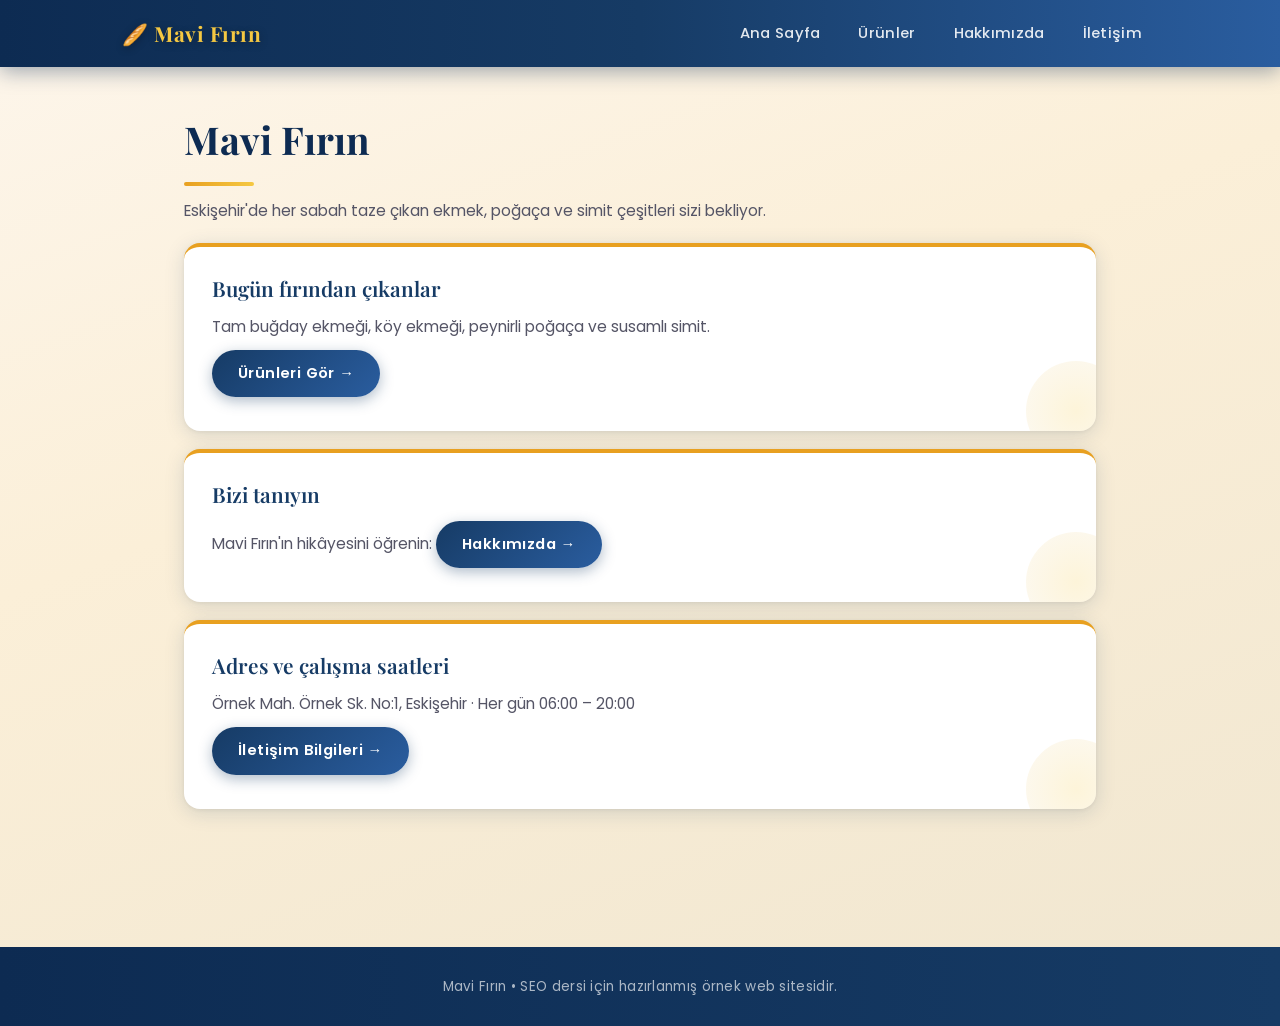
<file: index.html>
﻿<!DOCTYPE html>
<html lang="tr">
<head>
  <meta charset="UTF-8">
  <meta name="viewport" content="width=device-width, initial-scale=1">
  <title>Mavi Fırın | Eskişehir Taze Ekmek</title>
  <meta name="description" content="Günlük ekmek çeşitlerini ve adresimizi keşfedin.">
  <link rel="stylesheet" href="style.css">
</head>
<body>
  <header>
    <nav>
      <a href="index.html">Ana Sayfa</a>
      <a href="urunler.html">Ürünler</a>
      <a href="hakkimizda.html">Hakkımızda</a>
      <a href="iletisim.html">İletişim</a>
    </nav>
  </header>
  <main>
    <h1>Mavi Fırın</h1>
    <p>Eskişehir'de her sabah taze çıkan ekmek, poğaça ve simit çeşitleri sizi bekliyor.</p>
    <div class="kart">
      <h2>Bugün fırından çıkanlar</h2>
      <p>Tam buğday ekmeği, köy ekmeği, peynirli poğaça ve susamlı simit.</p>
      <p><a href="urunler.html" class="buton">Ürünleri Gör →</a></p>
    </div>
    <div class="kart">
      <h2>Bizi tanıyın</h2>
      <p>Mavi Fırın'ın hikâyesini öğrenin: <a href="hakkimizda.html" class="buton">Hakkımızda →</a></p>
    </div>
    <div class="kart">
      <h2>Adres ve çalışma saatleri</h2>
      <p>Örnek Mah. Örnek Sk. No:1, Eskişehir · Her gün 06:00 – 20:00</p>
      <p><a href="iletisim.html" class="buton">İletişim Bilgileri →</a></p>
    </div>
  </main>
  <footer>Mavi Fırın • SEO dersi için hazırlanmış örnek web sitesidir.</footer>
</body>
</html>
</file>
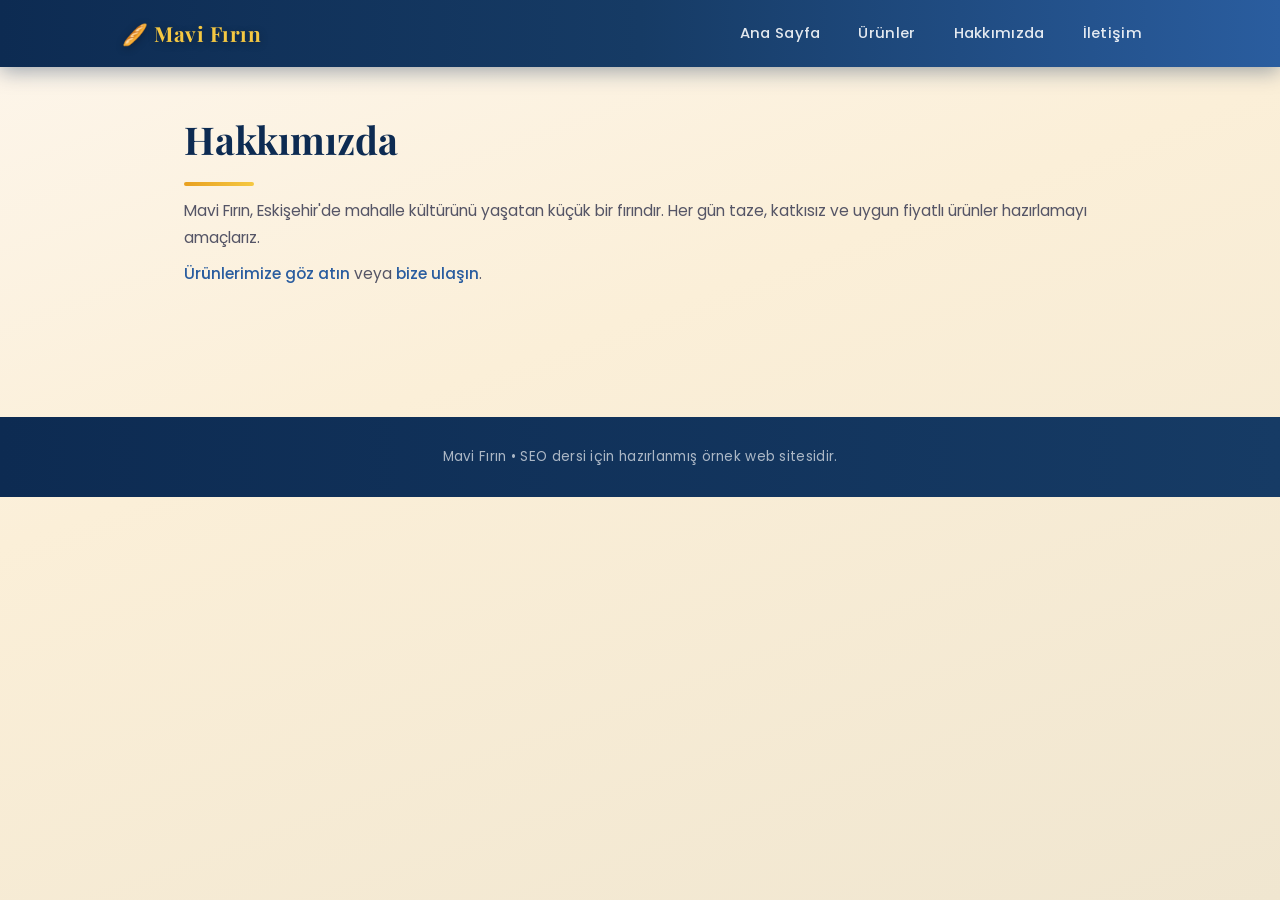
<file: hakkimizda.html>
<!DOCTYPE html>
<html lang="tr">
<head>
  <meta charset="UTF-8">
  <meta name="viewport" content="width=device-width, initial-scale=1">
  <title>Hakkımızda | Mavi Fırın</title>
  <meta name="description" content="Mavi Fırın'ın hikâyesi ve üretim anlayışı.">
  <link rel="stylesheet" href="style.css">
</head>
<body>
  <header>
    <nav>
      <a href="index.html">Ana Sayfa</a>
      <a href="urunler.html">Ürünler</a>
      <a href="hakkimizda.html">Hakkımızda</a>
      <a href="iletisim.html">İletişim</a>
    </nav>
  </header>
  <main>
    <h1>Hakkımızda</h1>
    <p>Mavi Fırın, Eskişehir'de mahalle kültürünü yaşatan küçük bir fırındır. Her gün taze, katkısız ve uygun fiyatlı ürünler hazırlamayı amaçlarız.</p>
    <p><a href="urunler.html">Ürünlerimize göz atın</a> veya <a href="iletisim.html">bize ulaşın</a>.</p>
  </main>
  <footer>Mavi Fırın • SEO dersi için hazırlanmış örnek web sitesidir.</footer>
</body>
</html>
</file>
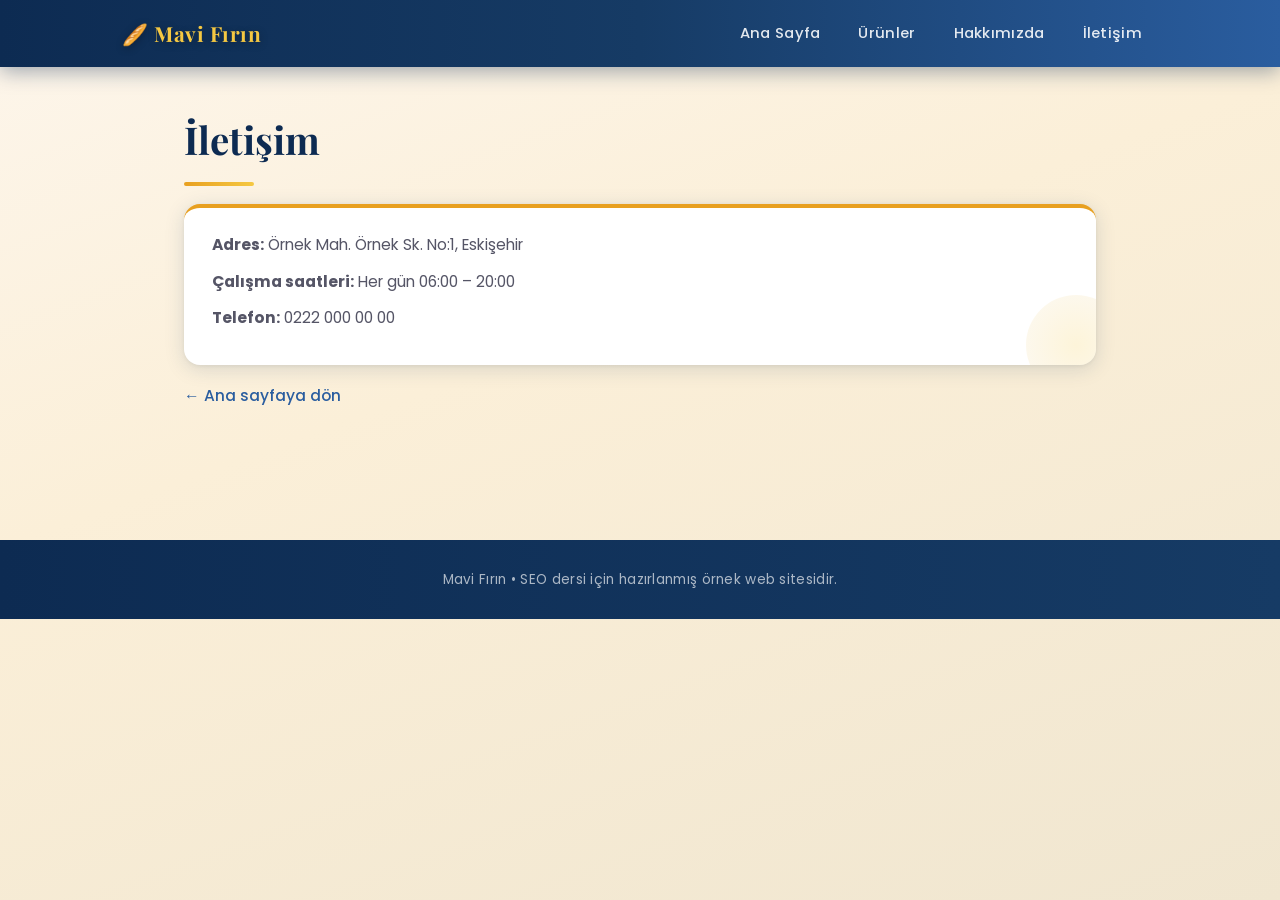
<file: iletisim.html>
<!DOCTYPE html>
<html lang="tr">
<head>
  <meta charset="UTF-8">
  <meta name="viewport" content="width=device-width, initial-scale=1">
  <title>İletişim | Mavi Fırın</title>
  <meta name="description" content="Mavi Fırın adres, çalışma saatleri ve telefon bilgileri.">
  <link rel="stylesheet" href="style.css">
</head>
<body>
  <header>
    <nav>
      <a href="index.html">Ana Sayfa</a>
      <a href="urunler.html">Ürünler</a>
      <a href="hakkimizda.html">Hakkımızda</a>
      <a href="iletisim.html">İletişim</a>
    </nav>
  </header>
  <main>
    <h1>İletişim</h1>
    <div class="kart">
      <p><strong>Adres:</strong> Örnek Mah. Örnek Sk. No:1, Eskişehir</p>
      <p><strong>Çalışma saatleri:</strong> Her gün 06:00 – 20:00</p>
      <p><strong>Telefon:</strong> 0222 000 00 00</p>
    </div>
    <p><a href="index.html">← Ana sayfaya dön</a></p>
  </main>
  <footer>Mavi Fırın • SEO dersi için hazırlanmış örnek web sitesidir.</footer>
</body>
</html>
</file>
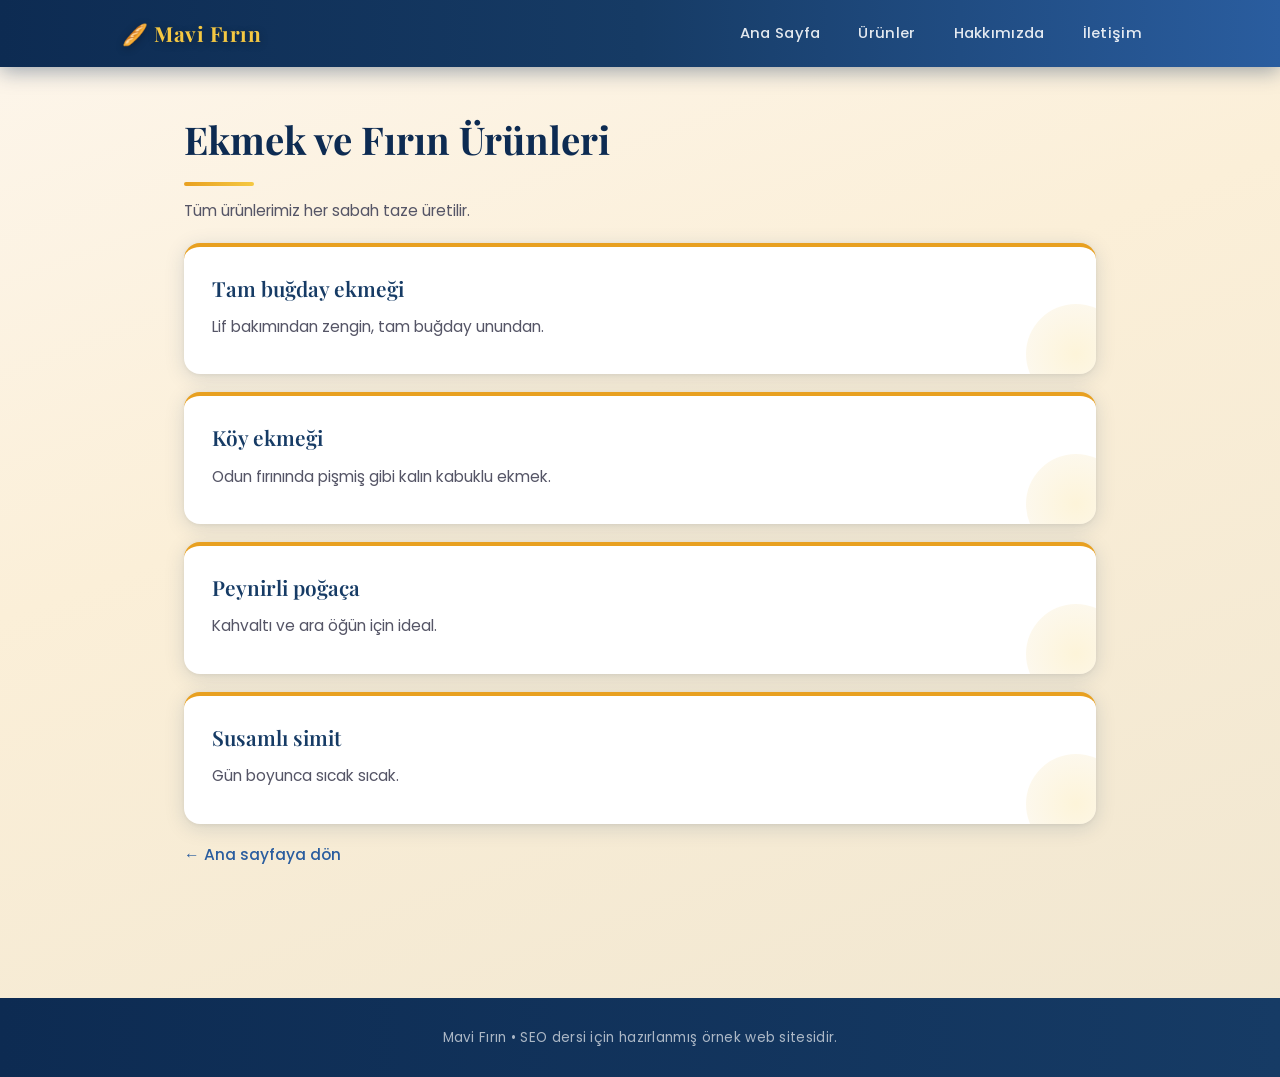
<file: urunler.html>
<!DOCTYPE html>
<html lang="tr">
<head>
  <meta charset="UTF-8">
  <meta name="viewport" content="width=device-width, initial-scale=1">
  <title>Ekmek Çeşitleri | Mavi Fırın</title>
  <meta name="description" content="Tam buğday, köy ekmeği, poğaça ve simit: Mavi Fırın'ın günlük taze ürün çeşitlerini inceleyin.">
  <link rel="stylesheet" href="style.css">
</head>
<body>
  <header>
    <nav>
      <a href="index.html">Ana Sayfa</a>
      <a href="urunler.html">Ürünler</a>
      <a href="hakkimizda.html">Hakkımızda</a>
      <a href="iletisim.html">İletişim</a>
    </nav>
  </header>
  <main>
    <h1>Ekmek ve Fırın Ürünleri</h1>
    <p>Tüm ürünlerimiz her sabah taze üretilir.</p>
    <div class="kart"><h2>Tam buğday ekmeği</h2><p>Lif bakımından zengin, tam buğday unundan.</p></div>
    <div class="kart"><h2>Köy ekmeği</h2><p>Odun fırınında pişmiş gibi kalın kabuklu ekmek.</p></div>
    <div class="kart"><h2>Peynirli poğaça</h2><p>Kahvaltı ve ara öğün için ideal.</p></div>
    <div class="kart"><h2>Susamlı simit</h2><p>Gün boyunca sıcak sıcak.</p></div>
    <p><a href="index.html">← Ana sayfaya dön</a></p>
  </main>
  <footer>Mavi Fırın • SEO dersi için hazırlanmış örnek web sitesidir.</footer>
</body>
</html>
</file>
<file: style.css>
﻿/* ================================================
   Mavi Fırın – Premium CSS Tasarımı
   Sıcak fırın tonları + Mavi marka rengi
   ================================================ */

@import url('https://fonts.googleapis.com/css2?family=Playfair+Display:wght@600;700&family=Poppins:wght@300;400;500;600&display=swap');

/* ---------- CSS Değişkenleri (Renk Paleti) ---------- */
:root {
  --mavi-koyu:    #0d2b52;
  --mavi-ana:     #163b65;
  --mavi-acik:    #2a5d9f;
  --altin:        #e8a020;
  --altin-acik:   #f5c842;
  --krem:         #fdf6ec;
  --krem-koyu:    #f2e4c8;
  --beyaz:        #ffffff;
  --yazi-koyu:    #1a1a2e;
  --yazi-gri:     #555566;
  --golge:        rgba(22, 59, 101, 0.15);
}

/* ---------- Reset & Temel ---------- */
*, *::before, *::after {
  box-sizing: border-box;
  margin: 0;
  padding: 0;
}

html {
  scroll-behavior: smooth;
}

body {
  font-family: 'Poppins', Arial, sans-serif;
  font-weight: 400;
  line-height: 1.7;
  color: var(--yazi-koyu);
  background: linear-gradient(160deg, #fdf6ec 0%, #fbefd8 40%, #f0e6d0 100%);
  min-height: 100vh;
}

/* ---------- HEADER ---------- */
header {
  background: linear-gradient(90deg, var(--mavi-koyu) 0%, var(--mavi-ana) 50%, var(--mavi-acik) 100%);
  padding: 0;
  position: sticky;
  top: 0;
  z-index: 100;
  box-shadow: 0 4px 20px rgba(13, 43, 82, 0.4);
}

/* ---------- NAV ---------- */
nav {
  display: flex;
  flex-wrap: wrap;
  align-items: center;
  gap: 4px 6px;
  padding: 14px 32px;
  max-width: 1100px;
  margin: 0 auto;
}

nav::before {
  content: "🥖 Mavi Fırın";
  font-family: 'Playfair Display', serif;
  font-size: 1.3rem;
  font-weight: 700;
  color: var(--altin-acik);
  margin-right: auto;
  letter-spacing: 0.5px;
  text-shadow: 0 2px 8px rgba(0,0,0,0.3);
}

nav a {
  color: rgba(255, 255, 255, 0.88);
  font-weight: 500;
  font-size: 0.92rem;
  text-decoration: none;
  padding: 7px 16px;
  border-radius: 30px;
  letter-spacing: 0.3px;
  transition: background 0.3s ease, color 0.3s ease, transform 0.2s ease;
  position: relative;
}

nav a:hover {
  background: rgba(255, 255, 255, 0.15);
  color: var(--altin-acik);
  transform: translateY(-1px);
}

/* ---------- MAIN WRAPPER ---------- */
main {
  max-width: 960px;
  margin: 0 auto;
  padding: 40px 24px 60px;
}

/* ---------- BAŞLIKLAR ---------- */
h1 {
  font-family: 'Playfair Display', serif;
  font-size: 2.4rem;
  font-weight: 700;
  color: var(--mavi-koyu);
  margin-bottom: 12px;
  position: relative;
  padding-bottom: 14px;
}

h1::after {
  content: '';
  position: absolute;
  bottom: 0;
  left: 0;
  width: 70px;
  height: 4px;
  border-radius: 4px;
  background: linear-gradient(90deg, var(--altin) 0%, var(--altin-acik) 100%);
}

h2 {
  font-family: 'Playfair Display', serif;
  font-size: 1.3rem;
  color: var(--mavi-ana);
  margin-bottom: 8px;
  font-weight: 600;
}

p {
  color: var(--yazi-gri);
  margin-bottom: 10px;
  font-size: 0.97rem;
}

/* ---------- KARTLAR ---------- */
.kart {
  background: var(--beyaz);
  border-radius: 16px;
  border-top: 4px solid var(--altin);
  padding: 24px 28px;
  margin: 18px 0;
  box-shadow: 0 4px 20px var(--golge), 0 1px 4px rgba(0,0,0,0.06);
  transition: transform 0.3s ease, box-shadow 0.3s ease;
  position: relative;
  overflow: hidden;
}

.kart::before {
  content: '';
  position: absolute;
  bottom: -30px;
  right: -30px;
  width: 100px;
  height: 100px;
  border-radius: 50%;
  background: radial-gradient(circle, var(--altin-acik), var(--krem-koyu));
  opacity: 0.2;
  transition: transform 0.4s ease;
}

.kart:hover {
  transform: translateY(-5px);
  box-shadow: 0 12px 40px rgba(22, 59, 101, 0.2), 0 4px 12px rgba(0,0,0,0.08);
}

.kart:hover::before {
  transform: scale(1.4);
}

/* ---------- LİNKLER ---------- */
a {
  color: var(--mavi-acik);
  text-decoration: none;
  font-weight: 500;
  transition: color 0.2s ease;
}

a:hover {
  color: var(--altin);
  text-decoration: underline;
}

/* ---------- BUTON ---------- */
.buton {
  display: inline-block;
  background: linear-gradient(135deg, var(--mavi-ana) 0%, var(--mavi-acik) 100%);
  color: var(--beyaz);
  padding: 11px 26px;
  border-radius: 30px;
  font-weight: 600;
  font-size: 0.92rem;
  letter-spacing: 0.4px;
  text-decoration: none;
  transition: background 0.3s ease, transform 0.2s ease, box-shadow 0.3s ease;
  box-shadow: 0 4px 14px rgba(22, 59, 101, 0.35);
}

.buton:hover {
  background: linear-gradient(135deg, var(--altin) 0%, var(--altin-acik) 100%);
  color: var(--mavi-koyu);
  transform: translateY(-2px);
  box-shadow: 0 8px 24px rgba(232, 160, 32, 0.4);
  text-decoration: none;
}

/* ---------- FOOTER ---------- */
footer {
  text-align: center;
  padding: 28px 20px;
  font-size: 0.85rem;
  background: linear-gradient(90deg, var(--mavi-koyu) 0%, var(--mavi-ana) 100%);
  color: rgba(255,255,255,0.65);
  margin-top: 60px;
  letter-spacing: 0.3px;
}

/* ---------- GÖRSEL & TABLO ---------- */
img, table {
  max-width: 100%;
}

/* ---------- RESPONSIVE ---------- */
@media (max-width: 600px) {
  h1 { font-size: 1.7rem; }
  nav { padding: 12px 18px; }
  nav::before { font-size: 1.1rem; }
  main { padding: 24px 16px 40px; }
  .kart { padding: 18px 20px; }
}
</file>
